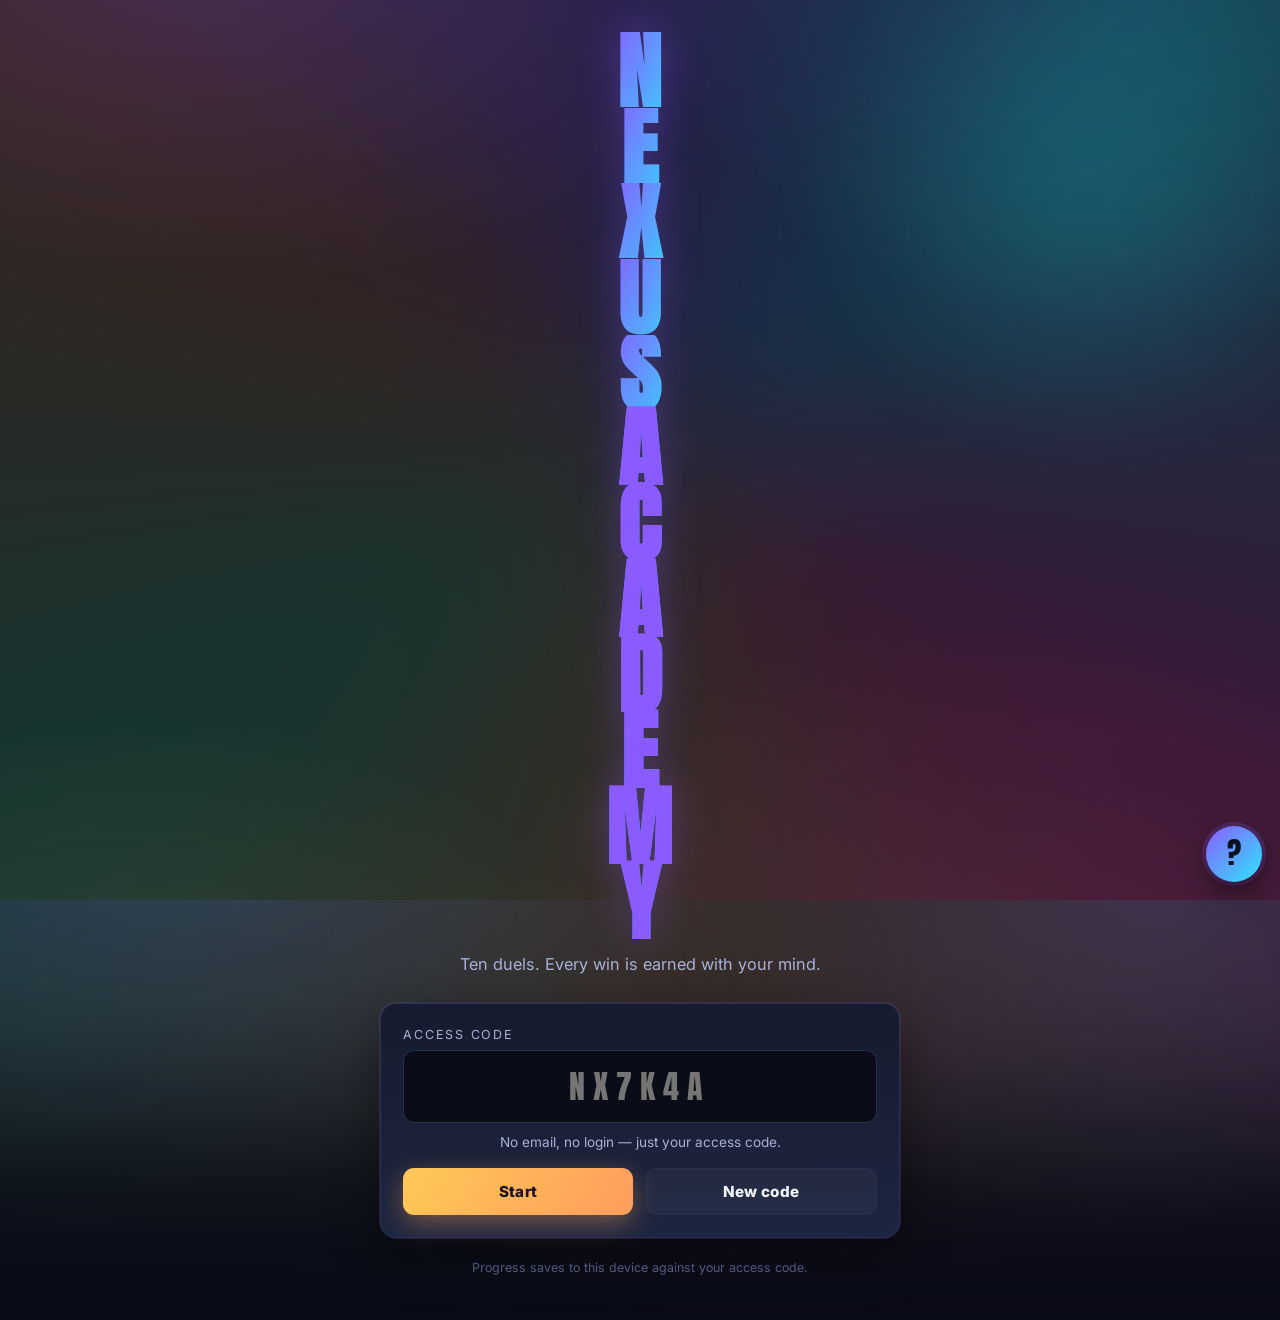
<file: index.html>
<!DOCTYPE html>
<html lang="en">
<head>
  <meta charset="UTF-8" />
  <meta name="viewport" content="width=device-width, initial-scale=1.0" />
  <title>Nexus Academy</title>
  <link rel="preconnect" href="https://fonts.googleapis.com" />
  <link href="https://fonts.googleapis.com/css2?family=Anton&family=Inter:wght@400;600;800&display=swap" rel="stylesheet" />
  <link rel="stylesheet" href="css/styles.css" />
</head>
<body class="screen-title">
  <div class="particles" id="particles" aria-hidden="true"></div>

  <main class="title-wrap">
    <h1 class="logo" id="logo" aria-label="Nexus Academy"></h1>
    <p class="tagline">Ten duels. Every win is earned with your mind.</p>

    <div class="card code-card">
      <label class="field-label" for="codeInput">Access code</label>
      <input id="codeInput" class="code-input" type="text" maxlength="6" placeholder="NX7K4A" autocomplete="off" spellcheck="false" inputmode="text" />
      <p class="hint" id="codeHint">No email, no login — just your access code.</p>

      <div class="btn-row">
        <button id="startBtn" class="btn btn-primary">Start</button>
        <button id="newBtn" class="btn btn-ghost">New code</button>
      </div>
    </div>

    <!-- Saved codes the player can switch between -->
    <div class="card saves-card" id="savesCard" style="display:none;margin-top:1rem">
      <label class="field-label">Your saves</label>
      <div class="saves-list" id="savesList"></div>
    </div>

    <p class="footnote">Progress saves to this device against your access code.</p>
  </main>

  <script src="js/main.js"></script>
  <script src="js/sfx.js"></script>
  <script src="js/fx.js"></script>
  <script>
    (function () {
      const input = document.getElementById('codeInput');
      const hint = document.getElementById('codeHint');
      const startBtn = document.getElementById('startBtn');
      const newBtn = document.getElementById('newBtn');
      const savesCard = document.getElementById('savesCard');
      const savesList = document.getElementById('savesList');

      // Assemble the title letter-by-letter.
      (function buildLogo(){
        const logo=document.getElementById('logo'); if(!logo)return;
        function line(word, cls, base){ const ln=document.createElement('span'); ln.className='line '+cls;
          word.split('').forEach((ch,i)=>{ const sp=document.createElement('span'); sp.className='ltr'; sp.textContent=ch; sp.style.animationDelay=(base+i*0.05)+'s'; ln.appendChild(sp); }); return ln; }
        logo.appendChild(line('NEXUS','one',0.1));
        logo.appendChild(line('ACADEMY','two',0.4));
      })();

      const saved = NEXUS.getCode();
      if (saved) input.value = saved;

      input.addEventListener('input', () => { input.value = input.value.toUpperCase().replace(/[^A-Z0-9]/g, ''); });

      // Go to the tutorial on first ever play, otherwise straight to the map.
      function enter() { NEXUS.fx.pageTransition(NEXUS.tutorialDone() ? 'map.html' : 'tutorial.html'); }

      startBtn.addEventListener('click', () => {
        const code = input.value.trim().toUpperCase();
        if (code.length !== 6) { hint.textContent = 'Enter a 6-character code, or tap "New code".'; hint.classList.add('hint-warn'); input.focus(); return; }
        NEXUS.setCode(code); NEXUS.ensureProgress(code); enter();
      });

      newBtn.addEventListener('click', () => {
        const code = NEXUS.genCode(); input.value = code; NEXUS.setCode(code); NEXUS.ensureProgress(code);
        hint.textContent = 'New code: ' + code + ' — write it down, then Start.'; hint.classList.remove('hint-warn');
        renderSaves();
      });

      input.addEventListener('keydown', (e) => { if (e.key === 'Enter') startBtn.click(); });

      // Render the list of saved codes with Load + delete.
      function renderSaves() {
        const codes = NEXUS.getCodes();
        if (!codes.length) { savesCard.style.display = 'none'; return; }
        savesCard.style.display = 'block';
        savesList.innerHTML = '';
        codes.forEach(c => {
          const row = document.createElement('div'); row.className = 'save-row';
          const done = NEXUS.completedCount(c);
          const load = document.createElement('button'); load.className = 'btn btn-ghost save-load';
          load.innerHTML = '<span class="save-code">' + c + '</span><span class="save-prog">' + done + '/10 cleared</span>';
          load.addEventListener('click', () => { NEXUS.setCode(c); NEXUS.ensureProgress(c); enter(); });
          const del = document.createElement('button'); del.className = 'save-del'; del.textContent = '✕'; del.title = 'Delete save';
          del.addEventListener('click', () => { if (confirm('Delete save ' + c + '? This cannot be undone.')) { NEXUS.removeCode(c); renderSaves(); } });
          row.appendChild(load); row.appendChild(del); savesList.appendChild(row);
        });
      }

      renderSaves();
      NEXUS.spawnParticles();
    })();
  </script>
  <script src="js/chatbot.js"></script>
</body>
</html>
</file>
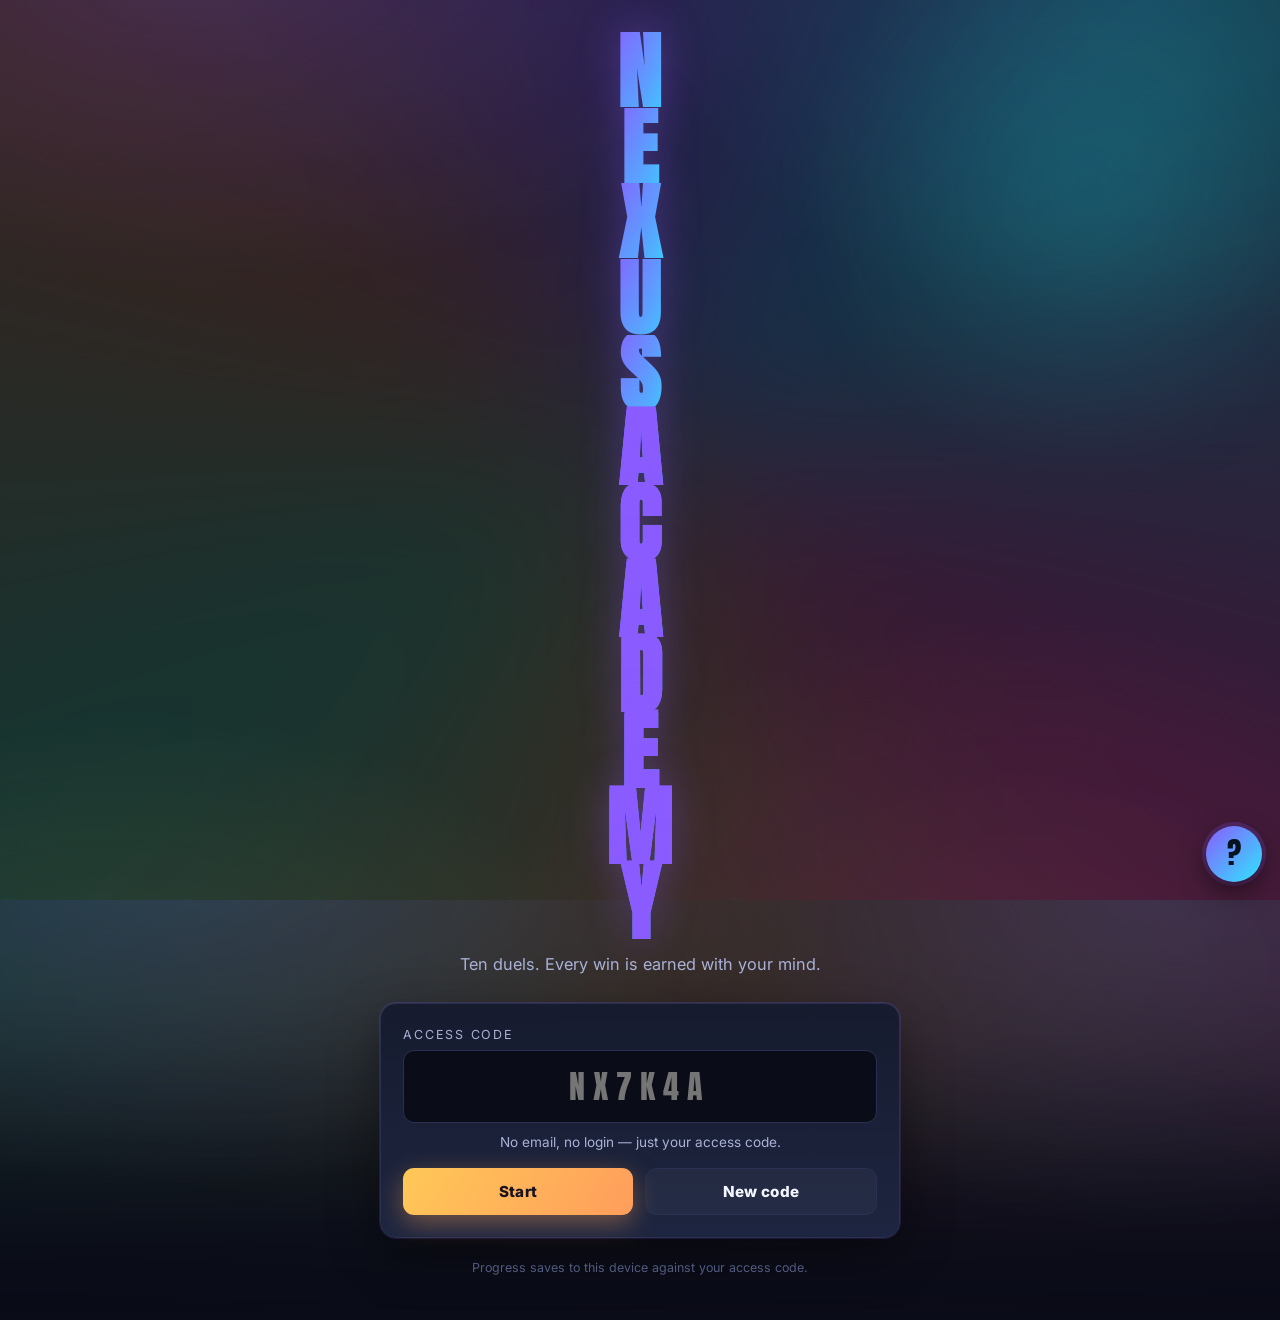
<file: episode.html>
<!DOCTYPE html>
<html lang="en">
<head>
  <meta charset="UTF-8" />
  <meta name="viewport" content="width=device-width, initial-scale=1.0" />
  <title>Nexus Academy — Episode</title>
  <link rel="preconnect" href="https://fonts.googleapis.com" />
  <link href="https://fonts.googleapis.com/css2?family=Anton&family=Inter:wght@400;600;800&display=swap" rel="stylesheet" />
  <link rel="stylesheet" href="css/styles.css" />
</head>
<body>
  <div class="particles" id="particles" aria-hidden="true"></div>

  <header class="topbar">
    <h2 id="epTitle">Episode</h2>
    <div class="right">
      <span class="score-pill" id="scorePill">⬡ 0</span>
      <span class="code-pill" id="codePill">------</span>
      <button class="btn btn-ghost icon-btn" id="soundBtn" title="Sound">🔊</button>
      <button class="btn btn-ghost" id="backToMap">Back to map</button>
    </div>
  </header>

  <main class="episode-wrap">
    <div class="page-head">
      <p class="sub" id="epSub">Tap an open panel to play its challenge.</p>
      <div class="progress-line"><div class="progress-fill" id="progressFill"></div></div>
    </div>
    <div class="comic-grid" id="comicGrid"><!-- panels injected by episode.js --></div>
  </main>

  <!-- Mini-game overlay -->
  <div class="overlay" id="minigameOverlay" role="dialog" aria-modal="true">
    <div class="mg-frame">
      <div class="mg-head">
        <span class="mg-name" id="mgName">Mini-game</span>
        <button class="mg-close" id="mgClose" aria-label="Close">&times;</button>
      </div>
      <div class="mg-pubar" id="mgPubar"></div>
      <div class="mg-body" id="mgBody"><!-- mini-game renders here --></div>
    </div>
  </div>

  <!-- Cutscene overlay -->
  <div class="overlay" id="cutsceneOverlay" role="dialog" aria-modal="true">
    <div class="mg-frame">
      <div class="mg-body cutscene" id="cutBody"><!-- cutscene renders here --></div>
    </div>
  </div>

  <script src="js/main.js"></script>
  <script src="js/sfx.js"></script>
  <script src="js/fx.js"></script>
  <script src="js/minigames.js"></script>
  <script src="js/episode.js"></script>
  <script src="js/chatbot.js"></script>
</body>
</html>
</file>
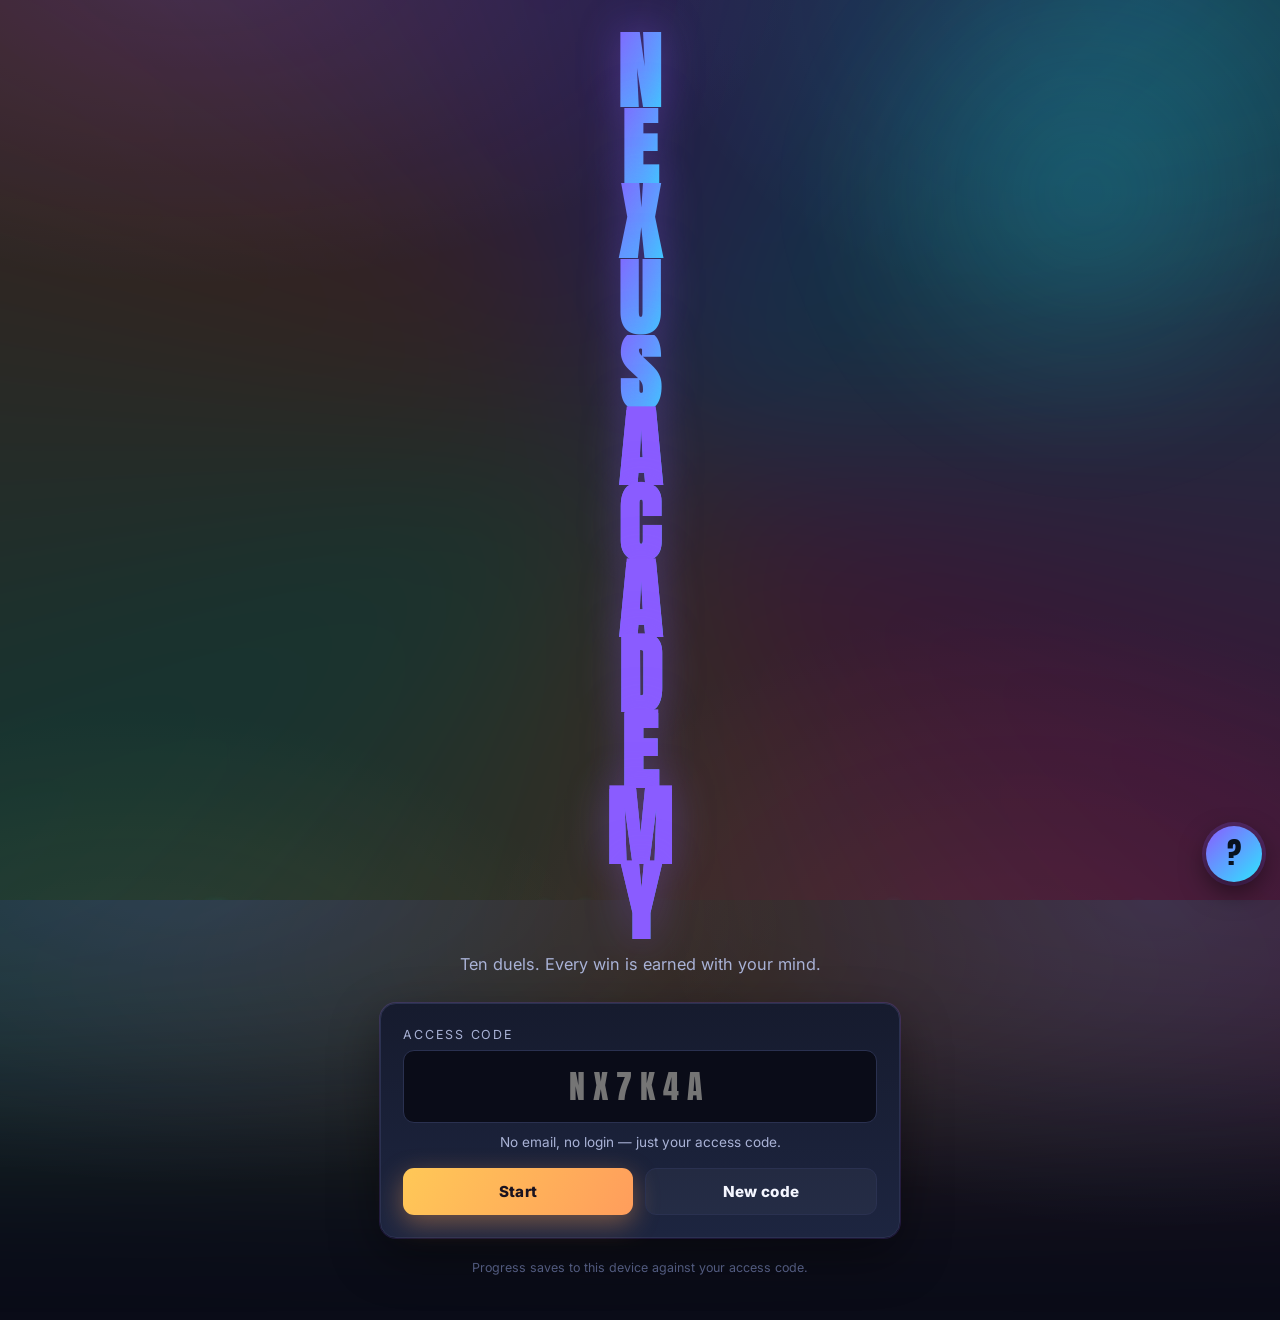
<file: map.html>
<!DOCTYPE html>
<html lang="en">
<head>
  <meta charset="UTF-8" />
  <meta name="viewport" content="width=device-width, initial-scale=1.0" />
  <title>Nexus Academy — Gate Road</title>
  <link rel="preconnect" href="https://fonts.googleapis.com" />
  <link href="https://fonts.googleapis.com/css2?family=Anton&family=Inter:wght@400;600;800&display=swap" rel="stylesheet" />
  <link rel="stylesheet" href="css/styles.css" />
</head>
<body>
  <div class="particles" id="particles" aria-hidden="true"></div>

  <header class="topbar">
    <h2>Gate Road</h2>
    <div class="right">
      <span class="score-pill" id="scorePill">⬡ 0</span>
      <span class="code-pill" id="codePill">------</span>
      <button class="btn btn-ghost icon-btn" id="soundBtn" title="Sound">🔊</button>
      <button class="btn btn-ghost" id="howToPlay">How to play</button>
      <button class="btn btn-ghost" id="backToTitle">Back to title</button>
    </div>
  </header>

  <main class="map-wrap">
    <p class="map-intro">Tap a gate to read its story, then begin. Clear a gate to unlock the next.</p>
    <div class="road" id="road"><!-- nodes injected by map.js --></div>
  </main>

  <!-- Episode description modal -->
  <div class="modal" id="nodeModal" role="dialog" aria-modal="true">
    <div class="modal-card">
      <div class="modal-art" id="modalArt"></div>
      <div class="modal-body">
        <div class="modal-eyebrow" id="modalEyebrow">Episode</div>
        <h3 class="modal-title" id="modalTitle">Title</h3>
        <div class="modal-vs" id="modalVs">Hero vs Villain</div>
        <p class="modal-blurb" id="modalBlurb"></p>
        <div class="chips" id="modalChips"></div>
        <div id="modalActions"></div>
      </div>
    </div>
  </div>

  <script src="js/main.js"></script>
  <script src="js/sfx.js"></script>
  <script src="js/fx.js"></script>
  <script src="js/map.js"></script>
  <script src="js/chatbot.js"></script>
</body>
</html>
</file>
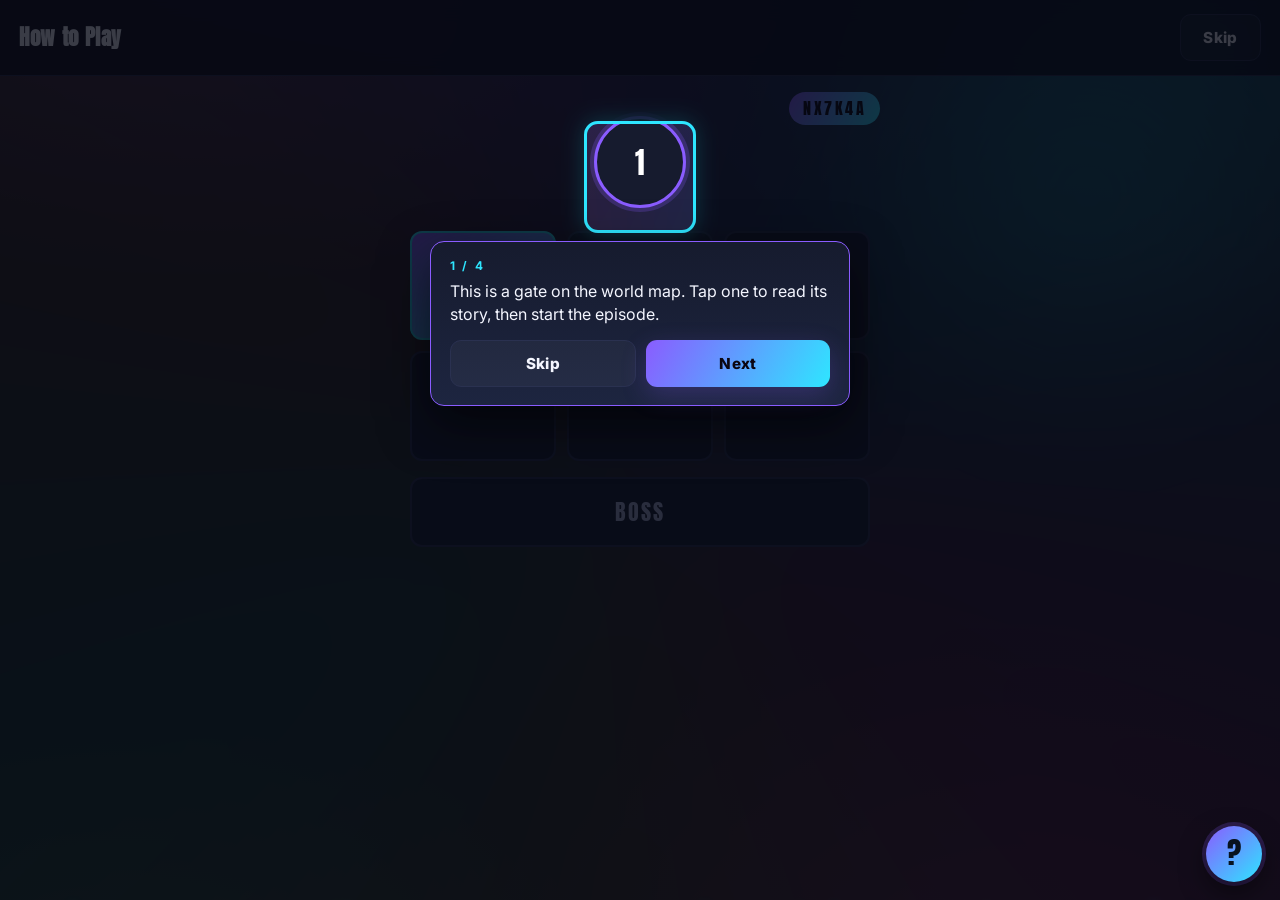
<file: tutorial.html>
<!DOCTYPE html>
<html lang="en">
<head>
  <meta charset="UTF-8" />
  <meta name="viewport" content="width=device-width, initial-scale=1.0" />
  <title>Nexus Academy — How to Play</title>
  <link rel="preconnect" href="https://fonts.googleapis.com" />
  <link href="https://fonts.googleapis.com/css2?family=Anton&family=Inter:wght@400;600;800&display=swap" rel="stylesheet" />
  <link rel="stylesheet" href="css/styles.css" />
</head>
<body>
  <div class="particles" id="particles" aria-hidden="true"></div>

  <header class="topbar">
    <h2>How to Play</h2>
    <div class="right"><button class="btn btn-ghost" id="skipBtn">Skip</button></div>
  </header>

  <!-- A mock of the real screens the coachmarks point at -->
  <main class="tut-wrap">
    <div class="tut-mock">
      <div class="mock-node" id="m-node"><span>1</span></div>
      <div class="mock-grid" id="m-grid">
        <div class="mock-panel done"></div><div class="mock-panel"></div><div class="mock-panel"></div>
        <div class="mock-panel"></div><div class="mock-panel"></div><div class="mock-panel"></div>
      </div>
      <div class="mock-boss" id="m-boss">BOSS</div>
      <div class="mock-pill" id="m-pill">NX7K4A</div>
    </div>
  </main>

  <!-- Coachmark layer -->
  <div class="coach" id="coach">
    <div class="coach-ring" id="coachRing"></div>
    <div class="coach-card" id="coachCard">
      <div class="coach-step" id="coachStep">1 / 4</div>
      <div class="coach-text" id="coachText"></div>
      <div class="coach-actions">
        <button class="btn btn-ghost" id="coachSkip">Skip</button>
        <button class="btn btn-accent" id="coachNext">Next</button>
      </div>
    </div>
  </div>

  <script src="js/main.js"></script>
  <script src="js/sfx.js"></script>
  <script src="js/fx.js"></script>
  <script src="js/tutorial.js"></script>
  <script src="js/chatbot.js"></script>
</body>
</html>
</file>
<file: css/styles.css>
/* =========================================================================
   styles.css — Nexus Academy
   Vibrant dark "domain" world. Comic-frame panels with art that goes from
   black & white to full colour on completion. Shadow-Fight-style node map.
   Per-episode colour injected via --accent / --accent2.
   ========================================================================= */

:root {
  --ink-900: #0A0C18;
  --ink-700: #161B2E;
  --ink-600: #1d2540;
  --ink-500: #2A3150;
  --paper-50: #F4F6FF;
  --paper-300: #A9B2D6;
  --gold: #FFC857;
  --success: #3DDC97;
  --danger: #FF5D73;
  --accent: #8A5CFF;
  --accent2: #2EE6FF;
  --accent-soft: rgba(138, 92, 255, 0.22);
  --radius: 16px;
  --maxw: 1040px;
  --display: 'Anton', 'Arial Narrow', Impact, sans-serif;
  --body: 'Inter', system-ui, -apple-system, Segoe UI, Roboto, sans-serif;
}

* { box-sizing: border-box; }
html, body { height: 100%; }

body {
  margin: 0;
  font-family: var(--body);
  color: var(--paper-50);
  background:
    radial-gradient(1100px 600px at 15% -5%, rgba(138,92,255,0.20), transparent 55%),
    radial-gradient(900px 600px at 90% 0%, rgba(46,230,255,0.14), transparent 55%),
    radial-gradient(1000px 700px at 80% 110%, rgba(255,61,165,0.12), transparent 55%),
    radial-gradient(900px 600px at 10% 115%, rgba(255,200,87,0.10), transparent 55%),
    var(--ink-900);
  min-height: 100vh;
  -webkit-font-smoothing: antialiased;
}

/* ---------- Ambient particles ---------- */
.particles { position: fixed; inset: 0; overflow: hidden; pointer-events: none; z-index: 0; }
.mote { position: absolute; bottom: -10px; border-radius: 50%; background: var(--accent2); box-shadow: 0 0 10px var(--accent2); animation: rise linear infinite; }
@keyframes rise { 0% { transform: translateY(0) translateX(0);} 100% { transform: translateY(-110vh) translateX(24px); opacity: 0; } }

/* ---------- Buttons ---------- */
.btn { font-family: var(--body); font-weight: 800; font-size: 0.95rem; letter-spacing: 0.02em; border: none; border-radius: 11px; padding: 0.8rem 1.4rem; cursor: pointer; transition: transform .08s ease, box-shadow .15s ease, filter .15s ease; }
.btn:active { transform: translateY(1px) scale(0.99); }
.btn:focus-visible { outline: 3px solid var(--accent2); outline-offset: 2px; }
.btn-primary { color: #1a1320; background: linear-gradient(120deg, var(--gold), #ff9d5c); box-shadow: 0 8px 26px rgba(255,160,80,0.40); }
.btn-primary:hover { filter: brightness(1.06); }
.btn-ghost { color: var(--paper-50); background: rgba(255,255,255,0.04); border: 1.5px solid var(--ink-500); }
.btn-ghost:hover { border-color: var(--accent2); color: var(--accent2); }
.btn-accent { color: #0b0612; background: linear-gradient(120deg, var(--accent), var(--accent2)); box-shadow: 0 8px 26px var(--accent-soft); }
.btn-accent:hover { filter: brightness(1.08); }

/* ---------- TITLE SCREEN ---------- */
.title-wrap { position: relative; z-index: 1; max-width: 560px; margin: 0 auto; min-height: 100vh; display: flex; flex-direction: column; align-items: center; justify-content: center; text-align: center; padding: 2rem 1.25rem; }
.eyebrow { text-transform: uppercase; letter-spacing: 0.32em; font-size: 0.72rem; color: var(--accent2); margin: 0 0 0.4rem; font-weight: 600; }
.logo { font-family: var(--display); font-size: clamp(3rem, 12vw, 5.5rem); line-height: 0.86; margin: 0; letter-spacing: 0.02em;
  background: linear-gradient(120deg, var(--paper-50) 30%, var(--accent2)); -webkit-background-clip: text; background-clip: text; color: transparent;
  text-shadow: 0 0 40px rgba(138,92,255,0.35); }
.logo span { display: block; background: linear-gradient(120deg, var(--accent), var(--accent2)); -webkit-background-clip: text; background-clip: text; color: transparent; }
.tagline { color: var(--paper-300); margin: 0.9rem 0 1.8rem; font-size: 1.02rem; }

.card { width: 100%; background: linear-gradient(180deg, var(--ink-700), var(--ink-600)); border: 1px solid var(--ink-500); border-radius: var(--radius); padding: 1.4rem; box-shadow: 0 18px 50px rgba(0,0,0,0.45), inset 0 1px 0 rgba(255,255,255,0.04); }
.field-label { display: block; text-align: left; font-size: 0.78rem; text-transform: uppercase; letter-spacing: 0.14em; color: var(--paper-300); margin-bottom: 0.5rem; }
.code-input { width: 100%; text-align: center; font-family: var(--display); font-size: 2rem; letter-spacing: 0.5rem; color: var(--paper-50); background: var(--ink-900); border: 1.5px solid var(--ink-500); border-radius: 11px; padding: 0.7rem 0.5rem; text-transform: uppercase; }
.code-input:focus { outline: none; border-color: var(--accent2); box-shadow: 0 0 0 3px var(--accent-soft); }
.hint { color: var(--paper-300); font-size: 0.85rem; min-height: 1.2em; margin: 0.7rem 0 1.1rem; }
.hint-warn { color: var(--gold); }
.btn-row { display: flex; gap: 0.7rem; }
.btn-row .btn { flex: 1; }
.footnote { color: #5d6790; font-size: 0.78rem; margin-top: 1.4rem; }

/* ---------- TOP BAR ---------- */
.topbar { position: sticky; top: 0; z-index: 30; display: flex; align-items: center; justify-content: space-between; gap: 1rem; padding: 0.9rem 1.2rem; background: rgba(10,12,24,0.82); backdrop-filter: blur(10px); border-bottom: 1px solid var(--ink-500); }
.topbar h2 { font-family: var(--display); font-size: 1.3rem; margin: 0; letter-spacing: 0.03em; }
.code-pill { font-family: var(--display); letter-spacing: 0.18em; font-size: 0.95rem; color: #0b0612; background: linear-gradient(120deg, var(--accent), var(--accent2)); border-radius: 999px; padding: 0.28rem 0.85rem; }
.topbar .right { display: flex; align-items: center; gap: 0.8rem; }

/* ============================ WORLD MAP ============================ */
.map-wrap { position: relative; z-index: 1; max-width: 720px; margin: 0 auto; padding: 1.2rem 1.2rem 5rem; }
.map-intro { color: var(--paper-300); text-align: center; margin: 0.3rem 0 1.2rem; }

/* The "road": a glowing vertical spine with circular level nodes alternating sides. */
.road { position: relative; padding: 1rem 0; }
.road::before { content: ''; position: absolute; left: 50%; top: 0; bottom: 0; width: 4px; transform: translateX(-50%);
  background: repeating-linear-gradient(180deg, var(--accent) 0 14px, transparent 14px 28px); opacity: 0.55; border-radius: 4px; }
.node-row { position: relative; display: flex; justify-content: center; margin: 0.6rem 0 1.7rem; }
.node-row.left  { transform: translateX(-32%); }
.node-row.right { transform: translateX(32%); }

.node { position: relative; width: 104px; height: 104px; border-radius: 50%; cursor: pointer;
  display: grid; place-items: center; text-align: center;
  background: var(--ink-700); border: 3px solid var(--node, var(--ink-500));
  box-shadow: 0 10px 26px rgba(0,0,0,0.45); transition: transform .12s ease, box-shadow .2s ease;
  background-size: cover; background-position: center; overflow: hidden; }
.node .node-art { position: absolute; inset: 0; background-size: cover; background-position: center; filter: grayscale(1) brightness(0.7); z-index: 0; }
.node.completed .node-art, .node.unlocked .node-art { filter: grayscale(0.15) brightness(0.85); }
.node .node-num { position: relative; z-index: 2; font-family: var(--display); font-size: 2rem; color: #fff; text-shadow: 0 2px 8px #000; }
.node .node-scrim { position: absolute; inset: 0; z-index: 1; background: radial-gradient(circle at 50% 40%, transparent 30%, rgba(8,10,20,0.7)); }
.node.unlocked { border-color: var(--node); box-shadow: 0 0 0 4px color-mix(in srgb, var(--node) 30%, transparent), 0 10px 26px rgba(0,0,0,0.5); }
.node.unlocked:hover { transform: scale(1.06); }
.node.locked { filter: grayscale(0.9); opacity: 0.55; cursor: not-allowed; }
.node.completed::after { content: '\2713'; position: absolute; z-index: 3; bottom: 6px; right: 10px; color: var(--success); font-weight: 900; font-size: 1.2rem; text-shadow: 0 1px 4px #000; }
.node.locked .node-lock { position: absolute; z-index: 3; font-size: 1.6rem; }
.node-caption { position: absolute; top: 108px; left: 50%; transform: translateX(-50%); white-space: nowrap; font-size: 0.8rem; font-weight: 700; color: var(--paper-300); }

/* Node description modal */
.modal { position: fixed; inset: 0; z-index: 60; display: none; align-items: center; justify-content: center; padding: 1rem; background: rgba(6,8,18,0.85); backdrop-filter: blur(6px); }
.modal.open { display: flex; }
.modal-card { width: 100%; max-width: 460px; background: linear-gradient(180deg, var(--ink-700), var(--ink-600)); border: 1px solid var(--ink-500); border-radius: var(--radius); overflow: hidden; box-shadow: 0 24px 60px rgba(0,0,0,0.6); }
.modal-art { height: 160px; background-size: cover; background-position: center; position: relative; }
.modal-art::after { content: ''; position: absolute; inset: 0; background: linear-gradient(180deg, transparent, var(--ink-700)); }
.modal-body { padding: 1.2rem 1.3rem 1.4rem; }
.modal-eyebrow { font-size: 0.74rem; letter-spacing: 0.18em; text-transform: uppercase; color: var(--accent2); font-weight: 700; }
.modal-title { font-family: var(--display); font-size: 1.7rem; margin: 0.15rem 0 0.1rem; }
.modal-vs { color: var(--paper-300); font-size: 0.9rem; margin-bottom: 0.7rem; }
.modal-blurb { color: var(--paper-50); font-size: 0.95rem; line-height: 1.45; }
.chips { display: flex; flex-wrap: wrap; gap: 0.4rem; margin: 0.9rem 0 1.1rem; }
.chip { font-size: 0.72rem; font-weight: 700; padding: 0.28rem 0.6rem; border-radius: 999px; background: var(--accent-soft); color: var(--paper-50); border: 1px solid color-mix(in srgb, var(--accent) 50%, transparent); }
.modal-actions { display: flex; gap: 0.6rem; }
.modal-actions .btn { flex: 1; }
.modal-locked { color: var(--gold); font-weight: 700; text-align: center; padding: 0.6rem; }

/* ======================== EPISODE / COMIC PAGE ======================== */
.episode-wrap { position: relative; z-index: 1; max-width: var(--maxw); margin: 0 auto; padding: 1.4rem 1.2rem 4rem; }
.page-head { margin-bottom: 1rem; }
.page-head .sub { color: var(--paper-300); }
.progress-line { height: 7px; background: var(--ink-700); border-radius: 999px; overflow: hidden; margin-top: 0.7rem; }
.progress-fill { height: 100%; width: 0%; background: linear-gradient(90deg, var(--accent), var(--accent2)); transition: width .4s ease; }

.comic-grid { display: grid; grid-template-columns: repeat(3, 1fr); gap: 0.9rem; margin-top: 1.2rem; }

.panel { position: relative; aspect-ratio: 4 / 3; border-radius: 14px; border: 2px solid var(--ink-500);
  display: flex; flex-direction: column; justify-content: flex-end; overflow: hidden; cursor: pointer;
  transition: transform .1s ease, box-shadow .2s ease, border-color .2s ease; }
/* The art layer — black & white until the panel is completed. */
.panel-art { position: absolute; inset: 0; z-index: 0; background-size: cover; background-position: center;
  filter: grayscale(1) brightness(0.78) contrast(0.95); transition: filter .7s ease; }
.panel-scrim { position: absolute; inset: 0; z-index: 1; background: linear-gradient(180deg, rgba(10,12,24,0.05) 35%, rgba(10,12,24,0.88)); }
.panel-label { position: relative; z-index: 2; padding: 0.7rem 0.8rem; text-align: left; }
.panel-label .pip { font-family: var(--display); font-size: 1.1rem; color: var(--accent2); }
.panel-label .pname { font-weight: 800; font-size: 1rem; }
.panel-label .ptag { font-size: 0.72rem; color: var(--paper-300); text-transform: uppercase; letter-spacing: 0.1em; }
.panel-badge { position: absolute; z-index: 3; top: 0.55rem; right: 0.6rem; font-size: 1.2rem; }

.panel-available { border-color: var(--accent); box-shadow: 0 0 0 1px var(--accent-soft), 0 8px 22px rgba(0,0,0,0.4); }
.panel-available:hover { transform: translateY(-3px); box-shadow: 0 0 0 2px var(--accent2), 0 16px 32px rgba(0,0,0,0.5); }
.panel-completed { border-color: var(--accent2); cursor: default; }
.panel-completed .panel-art { filter: grayscale(0) brightness(1) saturate(1.15); } /* COLOUR REVEAL */
.panel-completed .panel-badge { color: var(--gold); }
.panel-locked { cursor: not-allowed; }
.panel-locked .panel-art { filter: grayscale(1) brightness(0.4); }

/* Boss panel spans full width */
.panel-boss { grid-column: 1 / -1; aspect-ratio: auto; min-height: 130px; flex-direction: row; align-items: stretch; }
.panel-boss .panel-label { flex: 1; display: flex; flex-direction: column; justify-content: center; }
.panel-boss .boss-title { font-family: var(--display); font-size: 1.7rem; }
.panel-boss .boss-sub { color: var(--paper-300); font-size: 0.85rem; }
.panel-boss .boss-cta { position: relative; z-index: 2; align-self: center; margin: 1rem; }

/* ======================= MINI-GAME OVERLAY (themed) ======================= */
.overlay { position: fixed; inset: 0; z-index: 50; background: rgba(6,8,18,0.92); backdrop-filter: blur(6px); display: none; align-items: center; justify-content: center; padding: 1rem; }
.overlay.open { display: flex; }
.mg-frame { width: 100%; max-width: 580px; background: linear-gradient(180deg, var(--ink-700), var(--ink-600)); border: 1px solid color-mix(in srgb, var(--accent) 45%, var(--ink-500)); border-radius: var(--radius); box-shadow: 0 0 0 1px var(--accent-soft), 0 24px 60px rgba(0,0,0,0.6); overflow: hidden; }
.mg-head { display: flex; align-items: center; justify-content: space-between; padding: 0.9rem 1.2rem; border-bottom: 1px solid var(--ink-500); background: linear-gradient(90deg, var(--accent-soft), transparent); }
.mg-head .mg-name { font-family: var(--display); font-size: 1.3rem; letter-spacing: 0.03em; }
.mg-close { background: none; border: none; color: var(--paper-300); font-size: 1.5rem; cursor: pointer; line-height: 1; }
.mg-close:hover { color: var(--danger); }
.mg-body { padding: 1.3rem 1.2rem 1.6rem; min-height: 300px; }
.mg-instructions { text-align: center; color: var(--paper-300); margin: 0 0 1rem; font-size: 0.95rem; }
.mg-status { text-align: center; font-weight: 800; min-height: 1.4em; margin-bottom: 0.8rem; }
.mg-status.good { color: var(--success); }
.mg-status.bad { color: var(--danger); }

.tile-row { display: flex; flex-wrap: wrap; gap: 0.7rem; justify-content: center; }
.tile { width: 64px; height: 64px; border-radius: 13px; border: 2px solid var(--ink-500); background: var(--ink-900); cursor: pointer; transition: transform .08s ease, box-shadow .12s ease; display: grid; place-items: center; font-size: 1.7rem; }
.tile:active { transform: scale(0.94); }
.tile.flash { box-shadow: 0 0 0 3px #fff, 0 0 28px currentColor; transform: scale(1.07); }
.grid4 { display: grid; grid-template-columns: repeat(4, 64px); gap: 0.6rem; justify-content: center; }
.options-row { display: flex; gap: 0.7rem; justify-content: center; margin-top: 1rem; flex-wrap: wrap; }

.arena { position: relative; height: 240px; border: 1px dashed var(--ink-500); border-radius: 13px; overflow: hidden; background: radial-gradient(circle at 50% 50%, var(--accent-soft), transparent 70%); }
.target { position: absolute; width: 54px; height: 54px; border-radius: 50%; cursor: pointer; transform: translate(-50%, -50%); display: grid; place-items: center; font-weight: 900; }
.target.good { background: var(--success); color: #06231a; box-shadow: 0 0 18px var(--success); }
.target.bad { background: var(--danger); color: #2a0710; box-shadow: 0 0 18px var(--danger); }

.ring-stage { position: relative; height: 240px; display: grid; place-items: center; }
.ring-target { position: absolute; width: 120px; height: 120px; border-radius: 50%; border: 3px solid var(--accent); }
.ring-shrink { position: absolute; width: 220px; height: 220px; border-radius: 50%; border: 4px solid var(--accent2); }
.tap-zone { position: absolute; inset: 0; cursor: pointer; }

/* meters (boss) */
.resolve { margin: 0.4rem 0 1rem; }
.resolve-label { display: flex; justify-content: space-between; font-size: 0.78rem; color: var(--paper-300); text-transform: uppercase; letter-spacing: 0.1em; }
.resolve-bar { height: 13px; background: var(--ink-900); border: 1px solid var(--ink-500); border-radius: 999px; overflow: hidden; margin-top: 0.3rem; }
.resolve-fill { height: 100%; width: 100%; background: linear-gradient(90deg, var(--danger), var(--gold)); transition: width .4s ease; }
.phase-pips { display: flex; gap: 0.4rem; justify-content: center; margin-bottom: 0.6rem; }
.pip-dot { width: 12px; height: 12px; border-radius: 50%; background: var(--ink-500); }
.pip-dot.active { background: var(--accent2); box-shadow: 0 0 10px var(--accent2); }
.pip-dot.cleared { background: var(--success); }

/* ======================= STICK-FIGHT MINI-GAME ======================= */
.fight-stage { position: relative; height: 200px; border-radius: 13px; overflow: hidden; border: 1px solid var(--ink-500);
  background: linear-gradient(180deg, color-mix(in srgb, var(--accent) 22%, var(--ink-900)), var(--ink-900)); }
.fight-ground { position: absolute; left: 0; right: 0; bottom: 0; height: 34px; background: linear-gradient(180deg, transparent, rgba(0,0,0,0.5)); border-top: 2px solid color-mix(in srgb, var(--accent2) 60%, transparent); }
.fighter { position: absolute; bottom: 26px; width: 70px; height: 130px; transition: transform .18s ease; }
.fighter.player { left: 14%; }
.fighter.enemy  { right: 14%; transform: scaleX(-1); }
.fighter.lunge-r { transform: translateX(40px); }
.fighter.lunge-l { transform: scaleX(-1) translateX(40px); }
.fighter.hurt { animation: shake .3s; }
@keyframes shake { 0%,100%{ filter: none;} 20%{ transform: translateX(-6px);} 60%{ transform: translateX(6px);} }
.fighter.enemy.hurt { animation: shakeE .3s; }
@keyframes shakeE { 0%,100%{ transform: scaleX(-1);} 20%{ transform: scaleX(-1) translateX(-6px);} 60%{ transform: scaleX(-1) translateX(6px);} }
.hp-wrap { display: flex; justify-content: space-between; margin: 0.2rem 0 0.7rem; gap: 1rem; }
.hp { flex: 1; }
.hp .who { font-size: 0.74rem; text-transform: uppercase; letter-spacing: 0.1em; color: var(--paper-300); }
.hp .who.enemy { text-align: right; }
.hp-bar { height: 12px; border-radius: 999px; background: var(--ink-900); border: 1px solid var(--ink-500); overflow: hidden; margin-top: 0.2rem; }
.hp-bar > span { display: block; height: 100%; transition: width .3s ease; }
.hp-bar.player > span { background: linear-gradient(90deg, var(--accent), var(--accent2)); margin-left: 0; }
.hp-bar.enemy > span { background: linear-gradient(90deg, var(--danger), var(--gold)); margin-left: auto; }
.question { text-align: center; font-family: var(--display); font-size: 1.9rem; letter-spacing: 0.04em; margin: 0.4rem 0 0.2rem; }
.hit-spark { position: absolute; z-index: 5; font-family: var(--display); color: var(--gold); font-size: 1.3rem; text-shadow: 0 0 10px var(--gold); animation: pop .5s ease forwards; pointer-events: none; }
@keyframes pop { 0% { transform: translateY(0) scale(0.6); opacity: 0; } 30% { opacity: 1; } 100% { transform: translateY(-30px) scale(1.1); opacity: 0; } }

/* ---------- CUTSCENE ---------- */
.cutscene { text-align: center; }
.cut-stage { border: 1px solid var(--ink-500); border-radius: 13px; background: radial-gradient(600px 240px at 50% 30%, var(--accent-soft), transparent 70%), var(--ink-900); min-height: 220px; display: grid; place-items: center; padding: 1.6rem; margin-bottom: 1rem; }
.cut-art { font-family: var(--display); font-size: 2.4rem; background: linear-gradient(120deg, var(--accent), var(--accent2)); -webkit-background-clip: text; background-clip: text; color: transparent; text-shadow: 0 0 24px var(--accent-soft); }
.cut-caption { color: var(--paper-50); font-size: 1.05rem; margin-top: 0.6rem; max-width: 40ch; }
.cut-sfx { font-family: var(--display); color: var(--gold); font-size: 1.4rem; letter-spacing: 0.06em; margin-top: 0.4rem; }
.complete-banner { font-family: var(--display); font-size: 2rem; color: var(--success); }

/* ---------- RESPONSIVE ---------- */
@media (max-width: 640px) {
  .comic-grid { grid-template-columns: repeat(2, 1fr); }
  .grid4 { grid-template-columns: repeat(4, 52px); }
  .tile { width: 52px; height: 52px; }
  .node { width: 84px; height: 84px; }
  .node-row.left { transform: translateX(-26%); }
  .node-row.right { transform: translateX(26%); }
  .topbar h2 { font-size: 1.05rem; }
}

/* ---------- ACCESSIBILITY ---------- */
@media (prefers-reduced-motion: reduce) { * { animation: none !important; transition: none !important; } }

/* ===================== ADD-ONS (saves, tutorial, new games, win, fx) ===================== */

/* ---- Saved-codes list (title screen) ---- */
.saves-list { display: flex; flex-direction: column; gap: 0.5rem; }
.save-row { display: flex; gap: 0.5rem; align-items: stretch; }
.save-load { flex: 1; display: flex; justify-content: space-between; align-items: center; text-align: left; }
.save-code { font-family: var(--display); letter-spacing: 0.16em; font-size: 1.05rem; }
.save-prog { font-size: 0.78rem; color: var(--paper-300); }
.save-del { width: 44px; border: 1.5px solid var(--ink-500); background: rgba(255,93,115,0.08); color: var(--danger); border-radius: 11px; cursor: pointer; font-weight: 800; }
.save-del:hover { background: rgba(255,93,115,0.2); }

/* ---- Map: How-to-play button already styled as .btn ---- */

/* ---- Tutorial coachmarks ---- */
.tut-wrap { position: relative; z-index: 1; max-width: 720px; margin: 0 auto; padding: 2rem 1.2rem; }
.tut-mock { position: relative; }
.mock-node { width: 92px; height: 92px; border-radius: 50%; margin: 0.5rem auto 1.4rem; display: grid; place-items: center;
  background: var(--ink-700); border: 3px solid var(--accent); box-shadow: 0 0 0 4px var(--accent-soft); }
.mock-node span { font-family: var(--display); font-size: 1.8rem; color: #fff; }
.mock-grid { display: grid; grid-template-columns: repeat(3, 1fr); gap: 0.7rem; max-width: 460px; margin: 0 auto 1rem; }
.mock-panel { aspect-ratio: 4/3; border-radius: 12px; border: 2px solid var(--ink-500); background: var(--ink-700); }
.mock-panel.done { border-color: var(--accent2); background: linear-gradient(150deg, var(--accent), var(--accent2)); }
.mock-boss { max-width: 460px; margin: 0 auto; height: 70px; border-radius: 12px; border: 2px solid var(--ink-500); background: var(--ink-700);
  display: grid; place-items: center; font-family: var(--display); font-size: 1.4rem; letter-spacing: 0.1em; color: var(--paper-300); }
.mock-pill { position: fixed; top: 0.95rem; right: 7.5rem; font-family: var(--display); letter-spacing: 0.16em; color: #0b0612;
  background: linear-gradient(120deg, var(--accent), var(--accent2)); border-radius: 999px; padding: 0.28rem 0.85rem; z-index: 31; }

.coach { position: fixed; inset: 0; z-index: 70; }
.coach-ring { position: absolute; border: 3px solid var(--accent2); border-radius: 14px; box-shadow: 0 0 0 9999px rgba(6,8,18,0.78), 0 0 22px var(--accent2);
  transition: all .35s cubic-bezier(.5,.05,.2,1); pointer-events: none; }
.coach-card { position: absolute; left: 50%; transform: translateX(-50%); width: min(420px, 92vw);
  background: linear-gradient(180deg, var(--ink-700), var(--ink-600)); border: 1px solid var(--accent); border-radius: 14px; padding: 1.1rem 1.2rem; box-shadow: 0 18px 50px rgba(0,0,0,0.6); }
.coach-step { font-size: 0.74rem; letter-spacing: 0.18em; color: var(--accent2); font-weight: 700; }
.coach-text { margin: 0.4rem 0 0.9rem; line-height: 1.45; }
.coach-actions { display: flex; gap: 0.6rem; }
.coach-actions .btn { flex: 1; }

/* ---- Panel completion animation ---- */
@keyframes panelPop { 0% { transform: scale(1);} 35% { transform: scale(1.06); } 100% { transform: scale(1);} }
@keyframes revealGlow { 0% { box-shadow: 0 0 0 0 var(--accent2);} 100% { box-shadow: 0 0 0 16px rgba(46,230,255,0);} }
.panel.just-completed { animation: panelPop .55s ease; }
.panel.just-completed::after { content: '★'; position: absolute; inset: 0; z-index: 4; display: grid; place-items: center; font-size: 2.6rem; color: var(--gold);
  text-shadow: 0 0 18px var(--gold); animation: starBurst .8s ease forwards; pointer-events: none; }
@keyframes starBurst { 0% { transform: scale(0.2) rotate(-20deg); opacity: 0; } 40% { opacity: 1; } 100% { transform: scale(1.6) rotate(10deg); opacity: 0; } }

/* ---- Confetti ---- */
.confetti-layer { position: fixed; inset: 0; z-index: 80; pointer-events: none; overflow: hidden; }
.confetti-piece { position: absolute; top: -14px; width: 9px; height: 14px; border-radius: 2px; animation: confFall linear forwards; }
@keyframes confFall { 0% { transform: translateY(0) rotate(0); opacity: 1; } 100% { transform: translateY(110vh) rotate(720deg); opacity: 0.9; } }

/* ---- Win screen ---- */
.win-screen { text-align: center; padding: 0.6rem 0; }
.win-big { font-family: var(--display); font-size: clamp(2.4rem, 9vw, 3.6rem); line-height: 1;
  background: linear-gradient(120deg, var(--gold), var(--accent2)); -webkit-background-clip: text; background-clip: text; color: transparent; text-shadow: 0 0 30px var(--accent-soft); }
.win-sub { color: var(--paper-50); font-weight: 800; margin-top: 0.6rem; }
.win-vs { color: var(--paper-300); margin-top: 0.2rem; }

/* ---- Boss: dialogue + lives ---- */
.boss-dialogue { text-align: center; font-style: italic; color: var(--paper-50); background: var(--accent-soft);
  border: 1px solid color-mix(in srgb, var(--accent) 45%, transparent); border-radius: 12px; padding: 0.6rem 0.9rem; margin-bottom: 0.7rem; min-height: 1.4em; }
.lives { display: flex; gap: 0.3rem; justify-content: center; margin: 0.2rem 0 0.7rem; font-size: 1.2rem; }
.life { color: var(--danger); text-shadow: 0 0 8px var(--danger); }
.life.lost { color: var(--ink-500); text-shadow: none; }

/* ---- Stick fighter sizing ---- */
.fighter { width: 80px; }

/* ---- WIRE CONNECT ---- */
.wire-wrap { position: relative; display: flex; justify-content: space-between; height: 230px; padding: 0 6px; }
.wire-svg { position: absolute; inset: 0; width: 100%; height: 100%; pointer-events: none; }
.wire-col { display: flex; flex-direction: column; justify-content: space-around; z-index: 1; }
.wire-node { width: 40px; height: 40px; border-radius: 50%; cursor: pointer; border: 3px solid rgba(255,255,255,0.25); box-shadow: 0 0 12px rgba(0,0,0,0.4); transition: transform .1s ease; }
.wire-node:hover { transform: scale(1.08); }
.wire-node.sel { outline: 3px solid #fff; outline-offset: 2px; }
.wire-node.done { border-color: #fff; }

/* ---- MAZE ---- */
.maze-board { display: grid; gap: 2px; max-width: 300px; margin: 0 auto; background: var(--ink-500); padding: 4px; border-radius: 10px; }
.maze-cell { width: 100%; aspect-ratio: 1; border-radius: 3px; }
.maze-cell.wall { background: #11152a; }
.maze-cell.path { background: #243056; }
.maze-cell.exit { background: var(--success); box-shadow: 0 0 12px var(--success); }
.maze-cell.player { background: var(--accent2); box-shadow: 0 0 14px var(--accent2); }
.dpad { display: flex; flex-direction: column; align-items: center; gap: 0.4rem; margin-top: 1rem; }
.dpad-mid { display: flex; gap: 0.4rem; }
.dpad button { width: 56px; height: 48px; border-radius: 10px; border: 1.5px solid var(--ink-500); background: var(--ink-700); color: var(--paper-50); font-size: 1.2rem; cursor: pointer; }
.dpad button:active { background: var(--accent); color: #0b0612; }

/* ---- LIGHTS OUT ---- */
.lights-board { display: grid; grid-template-columns: repeat(4, 60px); gap: 0.5rem; justify-content: center; }
.light { width: 60px; height: 60px; border-radius: 12px; border: 2px solid var(--ink-500); background: #141a30; cursor: pointer; transition: all .12s ease; }
.light.lit { background: linear-gradient(150deg, var(--accent), var(--accent2)); box-shadow: 0 0 16px var(--accent2); border-color: var(--accent2); }

/* ---- MEMORY MATCH ---- */
.match-board { display: grid; grid-template-columns: repeat(4, 64px); gap: 0.6rem; justify-content: center; }
.match-card { width: 64px; height: 64px; border-radius: 12px; background: var(--ink-700); border: 2px solid var(--ink-500); display: grid; place-items: center; cursor: pointer; font-size: 1.8rem; }
.match-card span { opacity: 0; transform: scale(0.5); transition: all .15s ease; }
.match-card.flip { background: var(--ink-600); border-color: var(--accent); }
.match-card.flip span { opacity: 1; transform: scale(1); }
.match-card.done { border-color: var(--success); background: linear-gradient(150deg, color-mix(in srgb, var(--success) 30%, var(--ink-700)), var(--ink-700)); }
.match-card.done span { opacity: 1; transform: scale(1); }

/* ---- SORT BINS ---- */
.sort-item { width: 72px; height: 72px; border-radius: 14px; margin: 0 auto 1rem; display: grid; place-items: center; font-size: 1.8rem; color: #0b0612; box-shadow: 0 6px 18px rgba(0,0,0,0.4); }
.bins { display: flex; gap: 1rem; justify-content: center; }
.bin { width: 80px; height: 70px; border: 3px solid; border-radius: 0 0 14px 14px; display: grid; place-items: end center; padding-bottom: 0.4rem; font-size: 1.3rem; cursor: pointer; background: rgba(255,255,255,0.03); }
.bin:hover { background: rgba(255,255,255,0.08); }

/* ---- ANAGRAM ---- */
.anagram-answer { font-family: var(--display); font-size: 2rem; letter-spacing: 0.3rem; text-align: center; min-height: 2.4rem; padding: 0.5rem; margin-bottom: 0.8rem; border-bottom: 2px solid var(--accent); }

@media (max-width: 640px) {
  .lights-board { grid-template-columns: repeat(4, 52px); }
  .light { width: 52px; height: 52px; }
  .match-board { grid-template-columns: repeat(4, 56px); }
  .match-card { width: 56px; height: 56px; }
  .mock-pill { right: 6.5rem; }
}

/* ===================== POLISH PASS (power-ups, NOVA, score, sound) ===================== */

/* ---- Score pill + icon buttons in top bar ---- */
.score-pill { font-family: var(--display); letter-spacing: 0.1em; font-size: 0.95rem; color: var(--gold); background: rgba(255,200,87,0.12); border: 1px solid rgba(255,200,87,0.5); border-radius: 999px; padding: 0.26rem 0.7rem; }
.icon-btn { padding: 0.5rem 0.7rem; font-size: 1.05rem; line-height: 1; }

/* ---- Power-up bar (skill overlay + boss) ---- */
.mg-pubar { display: none; gap: 0.5rem; padding: 0.6rem 1.2rem; border-bottom: 1px solid var(--ink-500); background: linear-gradient(90deg, var(--accent-soft), transparent); }
.pu-bar { display: flex; gap: 0.5rem; justify-content: center; margin: 0.2rem 0 0.7rem; flex-wrap: wrap; }
.pu-chip { display: inline-flex; align-items: center; gap: 0.35rem; padding: 0.4rem 0.7rem; border-radius: 999px; cursor: pointer;
  background: var(--ink-700); border: 1.5px solid var(--accent); color: var(--paper-50); font-weight: 800; font-size: 0.85rem; transition: transform .08s ease, box-shadow .15s ease; }
.pu-chip:hover { transform: translateY(-1px); box-shadow: 0 0 14px var(--accent-soft); }
.pu-chip:active { transform: scale(0.96); }
.pu-ic { font-size: 1.05rem; }
.pu-ct { color: var(--gold); }

/* ---- NOVA chatbot ---- */
.nova-fab { position: fixed; right: 1.1rem; bottom: 1.1rem; z-index: 90; width: 56px; height: 56px; border-radius: 50%; border: none; cursor: pointer;
  background: linear-gradient(135deg, var(--accent), var(--accent2)); color: #08121e; font-family: var(--display); font-size: 1.8rem; line-height: 1;
  box-shadow: 0 10px 26px rgba(0,0,0,0.5), 0 0 0 4px var(--accent-soft); animation: novaPulse 2.6s ease-in-out infinite; }
@keyframes novaPulse { 0%,100% { box-shadow: 0 10px 26px rgba(0,0,0,0.5), 0 0 0 4px var(--accent-soft); } 50% { box-shadow: 0 10px 26px rgba(0,0,0,0.5), 0 0 0 10px transparent; } }
.nova-fab span { display: block; transform: translateY(-1px); }
.nova-panel { position: fixed; right: 1.1rem; bottom: 5.2rem; z-index: 90; width: min(340px, 92vw); max-height: 70vh; display: none; flex-direction: column;
  background: linear-gradient(180deg, var(--ink-700), var(--ink-600)); border: 1px solid var(--accent); border-radius: 16px; overflow: hidden; box-shadow: 0 24px 60px rgba(0,0,0,0.6); }
.nova-panel.open { display: flex; }
.nova-head { display: flex; align-items: center; justify-content: space-between; padding: 0.7rem 1rem; background: linear-gradient(90deg, var(--accent), var(--accent2)); color: #08121e; }
.nova-title { font-family: var(--display); letter-spacing: 0.04em; }
.nova-close { background: none; border: none; color: #08121e; font-size: 1.3rem; cursor: pointer; line-height: 1; }
.nova-log { flex: 1; overflow-y: auto; padding: 0.8rem; display: flex; flex-direction: column; gap: 0.5rem; min-height: 120px; }
.nova-msg { padding: 0.55rem 0.75rem; border-radius: 12px; font-size: 0.9rem; line-height: 1.4; max-width: 85%; }
.nova-msg.bot { background: var(--ink-500); color: var(--paper-50); align-self: flex-start; border-bottom-left-radius: 4px; }
.nova-msg.me { background: var(--accent); color: #08121e; align-self: flex-end; font-weight: 600; border-bottom-right-radius: 4px; }
.nova-chips { display: flex; flex-wrap: wrap; gap: 0.4rem; padding: 0 0.8rem 0.6rem; }
.nova-chip { font-size: 0.76rem; padding: 0.3rem 0.6rem; border-radius: 999px; background: rgba(255,255,255,0.05); border: 1px solid var(--ink-500); color: var(--paper-50); cursor: pointer; }
.nova-chip:hover { border-color: var(--accent2); color: var(--accent2); }
.nova-input { display: flex; gap: 0.4rem; padding: 0.7rem 0.8rem; border-top: 1px solid var(--ink-500); }
.nova-input input { flex: 1; background: var(--ink-900); border: 1.5px solid var(--ink-500); border-radius: 10px; color: var(--paper-50); padding: 0.5rem 0.7rem; font-family: var(--body); }
.nova-input input:focus { outline: none; border-color: var(--accent2); }
.nova-input button { background: var(--accent); color: #08121e; border: none; border-radius: 10px; padding: 0.5rem 0.8rem; font-weight: 800; cursor: pointer; }

@media (max-width: 640px) {
  .score-pill { display: none; }
  .nova-fab { width: 50px; height: 50px; font-size: 1.5rem; }
}

/* ============================================================================
   ANIMATION / WOW PASS  (colorful, kid-friendly, lots of motion)
   ============================================================================ */

/* ---- Moving colourful background wash (sits behind everything) ---- */
body::before {
  content: ''; position: fixed; inset: -25%; z-index: -1; pointer-events: none;
  background: conic-gradient(from 0deg,
    rgba(138,92,255,0.22), rgba(46,230,255,0.20), rgba(255,61,165,0.20),
    rgba(255,200,87,0.18), rgba(61,220,151,0.20), rgba(255,138,61,0.18), rgba(138,92,255,0.22));
  filter: blur(90px); animation: bgSpin 38s linear infinite;
}
@keyframes bgSpin { to { transform: rotate(360deg); } }
/* a couple of slow drifting blobs for extra colour */
body::after {
  content: ''; position: fixed; z-index: -1; pointer-events: none; width: 50vmax; height: 50vmax; right: -10vmax; top: -10vmax;
  background: radial-gradient(circle, rgba(46,230,255,0.18), transparent 60%); filter: blur(40px); animation: blobFloat 16s ease-in-out infinite alternate;
}
@keyframes blobFloat { to { transform: translate(-14vmax, 18vmax) scale(1.2); } }

/* ---- Page entrance + portal transition ---- */
.title-wrap, .map-wrap, .episode-wrap, .tut-wrap { animation: pageEnter .55s cubic-bezier(.2,.9,.3,1) both; }
@keyframes pageEnter { from { opacity: 0; transform: translateY(14px) scale(0.99); } to { opacity: 1; transform: none; } }
.page-wipe { position: fixed; inset: 0; z-index: 200; clip-path: circle(0% at 50% 55%); transition: clip-path .5s cubic-bezier(.6,0,.3,1);
  background: linear-gradient(135deg, #8A5CFF, #2EE6FF 40%, #FF3DA5 75%, #FF8A3D); }
.page-wipe.go { clip-path: circle(150% at 50% 55%); }

/* ---- Title letter assembly ---- */
.logo .line { display: block; }
.ltr { display: inline-block; opacity: 0; transform: translateY(-46px) rotate(-16deg) scale(1.4); animation: letterDrop .55s cubic-bezier(.2,1.4,.3,1) forwards; }
@keyframes letterDrop { to { opacity: 1; transform: none; } }
.logo .line.two .ltr { color: var(--accent); }
.tagline { animation: fadeUp .5s ease .9s both; }
.code-card { animation: fadeUp .5s ease 1.05s both; }
.saves-card { animation: fadeUp .5s ease 1.2s both; }
@keyframes fadeUp { from { opacity: 0; transform: translateY(16px); } to { opacity: 1; transform: none; } }

/* ---- Button juice ---- */
.btn { will-change: transform; }
.btn:hover { transform: translateY(-2px); }
.btn-primary:hover, .btn-accent:hover { transform: translateY(-2px) scale(1.02); }

/* ---- Map node idle float + brighter ---- */
.node.unlocked { animation: nodeBob 3.2s ease-in-out infinite; }
@keyframes nodeBob { 0%,100% { translate: 0 0; } 50% { translate: 0 -7px; } }
.node.unlocked:hover { animation-play-state: paused; }
.road::before { animation: roadFlow 1.2s linear infinite; }
@keyframes roadFlow { to { background-position: 0 28px; } }

/* ---- Progress bar shimmer ---- */
.progress-fill { background-image: linear-gradient(90deg, var(--accent), var(--accent2), var(--accent)); background-size: 200% 100%; animation: shimmer 2s linear infinite; }
@keyframes shimmer { to { background-position: 200% 0; } }

/* ---- Panel hover pop ---- */
.panel-available:hover { transform: translateY(-4px) scale(1.02) rotate(-0.5deg); }

/* ============================================================================
   PER-EPISODE OPEN EFFECTS (fx.js builds the nodes; here are the looks)
   ============================================================================ */
.fx { position: fixed; inset: 0; z-index: 150; pointer-events: none; display: grid; place-items: center; overflow: hidden; }
.fx::after { content: ''; position: absolute; width: 30px; height: 30px; border-radius: 50%; background: #fff; box-shadow: 0 0 30px #fff; animation: fxCore .5s ease forwards; }
@keyframes fxCore { 0% { transform: scale(0); opacity: 0.9; } 100% { transform: scale(16); opacity: 0; } }

/* hex barrier (E1) */
.hexring { position: absolute; width: 130px; height: 130px; border: 5px solid var(--a); clip-path: polygon(50% 0,100% 25%,100% 75%,50% 100%,0 75%,0 25%); animation: hexpop .72s ease forwards; }
@keyframes hexpop { 0% { transform: scale(.2); opacity: 0; } 30% { opacity: 1; } 100% { transform: scale(3.4); opacity: 0; } }
/* web snap (E2) */
.webline { position: absolute; left: 50%; top: 50%; width: 0; height: 4px; background: linear-gradient(90deg, var(--a), var(--a2)); transform-origin: left center; animation: weblineGrow .6s ease forwards; }
@keyframes weblineGrow { 0% { width: 0; opacity: 1; } 100% { width: 64vmax; opacity: 0; } }
/* slash (E3 / E7 flame) */
.slashfx { position: absolute; width: 150vmax; height: 20px; filter: blur(1px); background: linear-gradient(90deg, transparent, var(--a2), #fff, var(--a), transparent); transform: rotate(-20deg) translateX(-70vmax); animation: slashGo .55s ease forwards; }
@keyframes slashGo { to { transform: rotate(-20deg) translateX(70vmax); opacity: 0; } }
.slashfx.flame { background: linear-gradient(90deg, transparent, #ffce6b, #fff, #ff6a2c, transparent); }
.ember { position: absolute; width: 9px; height: 9px; border-radius: 50%; background: #ff8a3d; box-shadow: 0 0 12px #ff6a2c; animation: emberRise .72s ease forwards; }
@keyframes emberRise { 0% { transform: translateY(0) scale(1); opacity: 0; } 30% { opacity: 1; } 100% { transform: translateY(-90px) scale(.3); opacity: 0; } }
/* card flip (E4) */
.card3d { position: absolute; top: 28%; width: 92px; height: 132px; border-radius: 12px; background: linear-gradient(150deg, var(--a), var(--a2)); box-shadow: 0 12px 30px rgba(0,0,0,0.5); animation: cardFlip .72s ease forwards; }
@keyframes cardFlip { 0% { transform: rotateY(0) scale(.5); opacity: 0; } 40% { opacity: 1; } 100% { transform: rotateY(900deg) scale(1.1); opacity: 0; } }
/* reactor rings (E5) */
.ringfx { position: absolute; width: 130px; height: 130px; border-radius: 50%; border: 6px solid var(--a2); animation: ringpop .72s ease forwards; }
@keyframes ringpop { 0% { transform: scale(.2); opacity: 0; } 30% { opacity: 1; } 100% { transform: scale(4.2); opacity: 0; } }
/* wave sweep (E6) */
.wavefx { position: absolute; left: 0; right: 0; bottom: -40%; height: 140%; background: radial-gradient(ellipse at 50% 100%, var(--a2), var(--a) 38%, transparent 70%); animation: waveUp .72s ease forwards; }
@keyframes waveUp { 0% { transform: translateY(60%); opacity: 0; } 40% { opacity: .9; } 100% { transform: translateY(-30%); opacity: 0; } }
/* crumble (E8) */
.fx.crumble-grid { grid-template-columns: repeat(7, 1fr); grid-auto-rows: 1fr; place-items: stretch; }
.crumb { background: linear-gradient(150deg, var(--a), var(--a2)); margin: 2px; border-radius: 5px; animation: crumbFall .8s ease forwards; }
@keyframes crumbFall { 0% { transform: translateY(0) rotate(0); opacity: 1; } 100% { transform: translateY(70vh) rotate(70deg); opacity: 0; } }
/* glitch invert (E9) */
.glitchbar { position: absolute; left: 0; right: 0; height: 46px; background: var(--a2); mix-blend-mode: difference; animation: glitchGo .5s steps(2) forwards; }
@keyframes glitchGo { 0% { transform: translateX(-100%); opacity: .85; } 50% { transform: translateX(18%); } 100% { transform: translateX(100%); opacity: 0; } }
/* prism rays (E10) */
.rayfx { position: absolute; left: 50%; top: 50%; width: 0; height: 7px; transform-origin: left center; animation: rayGrow .66s ease forwards; }
@keyframes rayGrow { 0% { width: 0; opacity: 1; } 100% { width: 64vmax; opacity: 0; } }

/* ============================================================================
   LEVEL-CLEAR CELEBRATION (longer, juicier)
   ============================================================================ */
.level-clear { position: relative; text-align: center; padding: 1.6rem 0 1rem; min-height: 300px; display: grid; place-items: center; }
.lc-burst { position: absolute; width: 120px; height: 120px; border-radius: 50%; border: 6px solid var(--gold); top: 30px; animation: lcBurst 1.1s ease-out forwards; }
.lc-burst::after { content: ''; position: absolute; inset: -6px; border-radius: 50%; border: 6px solid var(--accent2); animation: lcBurst 1.1s ease-out .15s forwards; }
@keyframes lcBurst { 0% { transform: scale(.2); opacity: .9; } 100% { transform: scale(2.4); opacity: 0; } }
.lc-star { font-size: 6rem; color: var(--gold); text-shadow: 0 0 30px var(--gold), 0 0 60px var(--accent); animation: lcStar 1.9s cubic-bezier(.2,1.5,.3,1) forwards; }
@keyframes lcStar {
  0% { transform: scale(0) rotate(-90deg); opacity: 0; }
  35% { transform: scale(1.25) rotate(8deg); opacity: 1; }
  55% { transform: scale(1.05) rotate(-4deg); }
  80% { transform: scale(1.1) rotate(0); opacity: 1; }
  100% { transform: scale(1.0) rotate(0); opacity: 1; }
}
.lc-title { font-family: var(--display); font-size: 2.2rem; margin-top: 0.6rem; letter-spacing: 0.05em;
  background: linear-gradient(120deg, var(--gold), var(--accent2)); -webkit-background-clip: text; background-clip: text; color: transparent;
  animation: fadeUp .5s ease .35s both; }
.lc-points { font-family: var(--display); font-size: 1.6rem; color: var(--success); animation: lcPoints 1.4s ease .4s both; }
@keyframes lcPoints { 0% { transform: translateY(10px) scale(.6); opacity: 0; } 30% { transform: translateY(0) scale(1.1); opacity: 1; } 100% { transform: translateY(-6px) scale(1); opacity: 1; } }

/* ============================================================================
   CONFETTI (sky-falling, sways + spins, multiple shapes)
   ============================================================================ */
.confetti-layer { position: fixed; inset: 0; z-index: 210; pointer-events: none; overflow: hidden; }
.conf-fall { position: absolute; top: -24px; animation: confFall linear forwards; }
@keyframes confFall { to { transform: translateY(112vh); } }
.conf-piece { display: block; width: 11px; height: 15px; animation: confSway ease-in-out infinite alternate; }
@keyframes confSway { from { transform: translateX(-13px) rotate(0deg); } to { transform: translateX(13px) rotate(360deg); } }
.conf-piece.ci { border-radius: 50%; height: 11px; }
.conf-piece.sq { border-radius: 2px; }
.conf-piece.ribbon { width: 6px; height: 20px; border-radius: 3px; }
.conf-piece.star { background: none !important; width: auto; height: auto; line-height: 1; }

/* slightly brighter cards/panels for kids */
.card, .modal-card, .mg-frame { box-shadow: 0 18px 50px rgba(0,0,0,0.4), 0 0 0 1px var(--accent-soft); }

@media (prefers-reduced-motion: reduce) {
  body::before, body::after, .node.unlocked, .road::before, .progress-fill { animation: none !important; }
}
</file>
